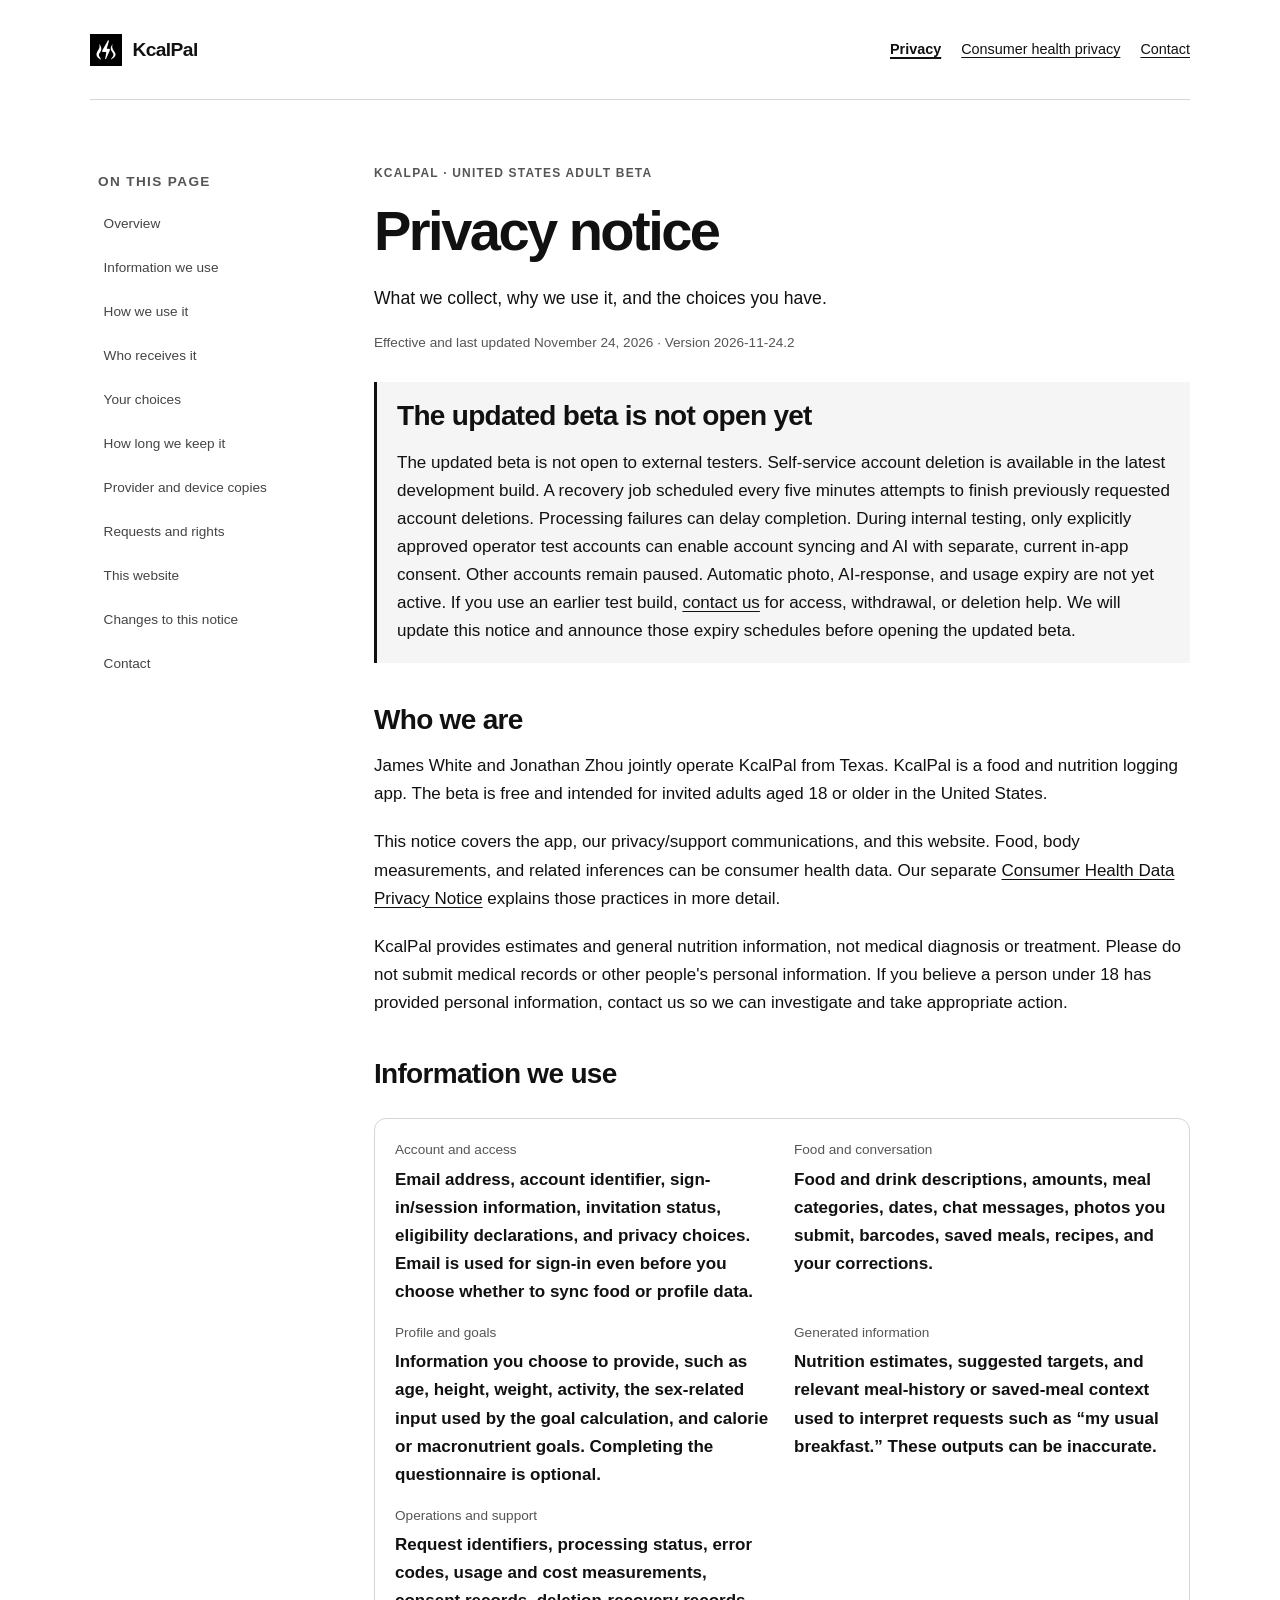
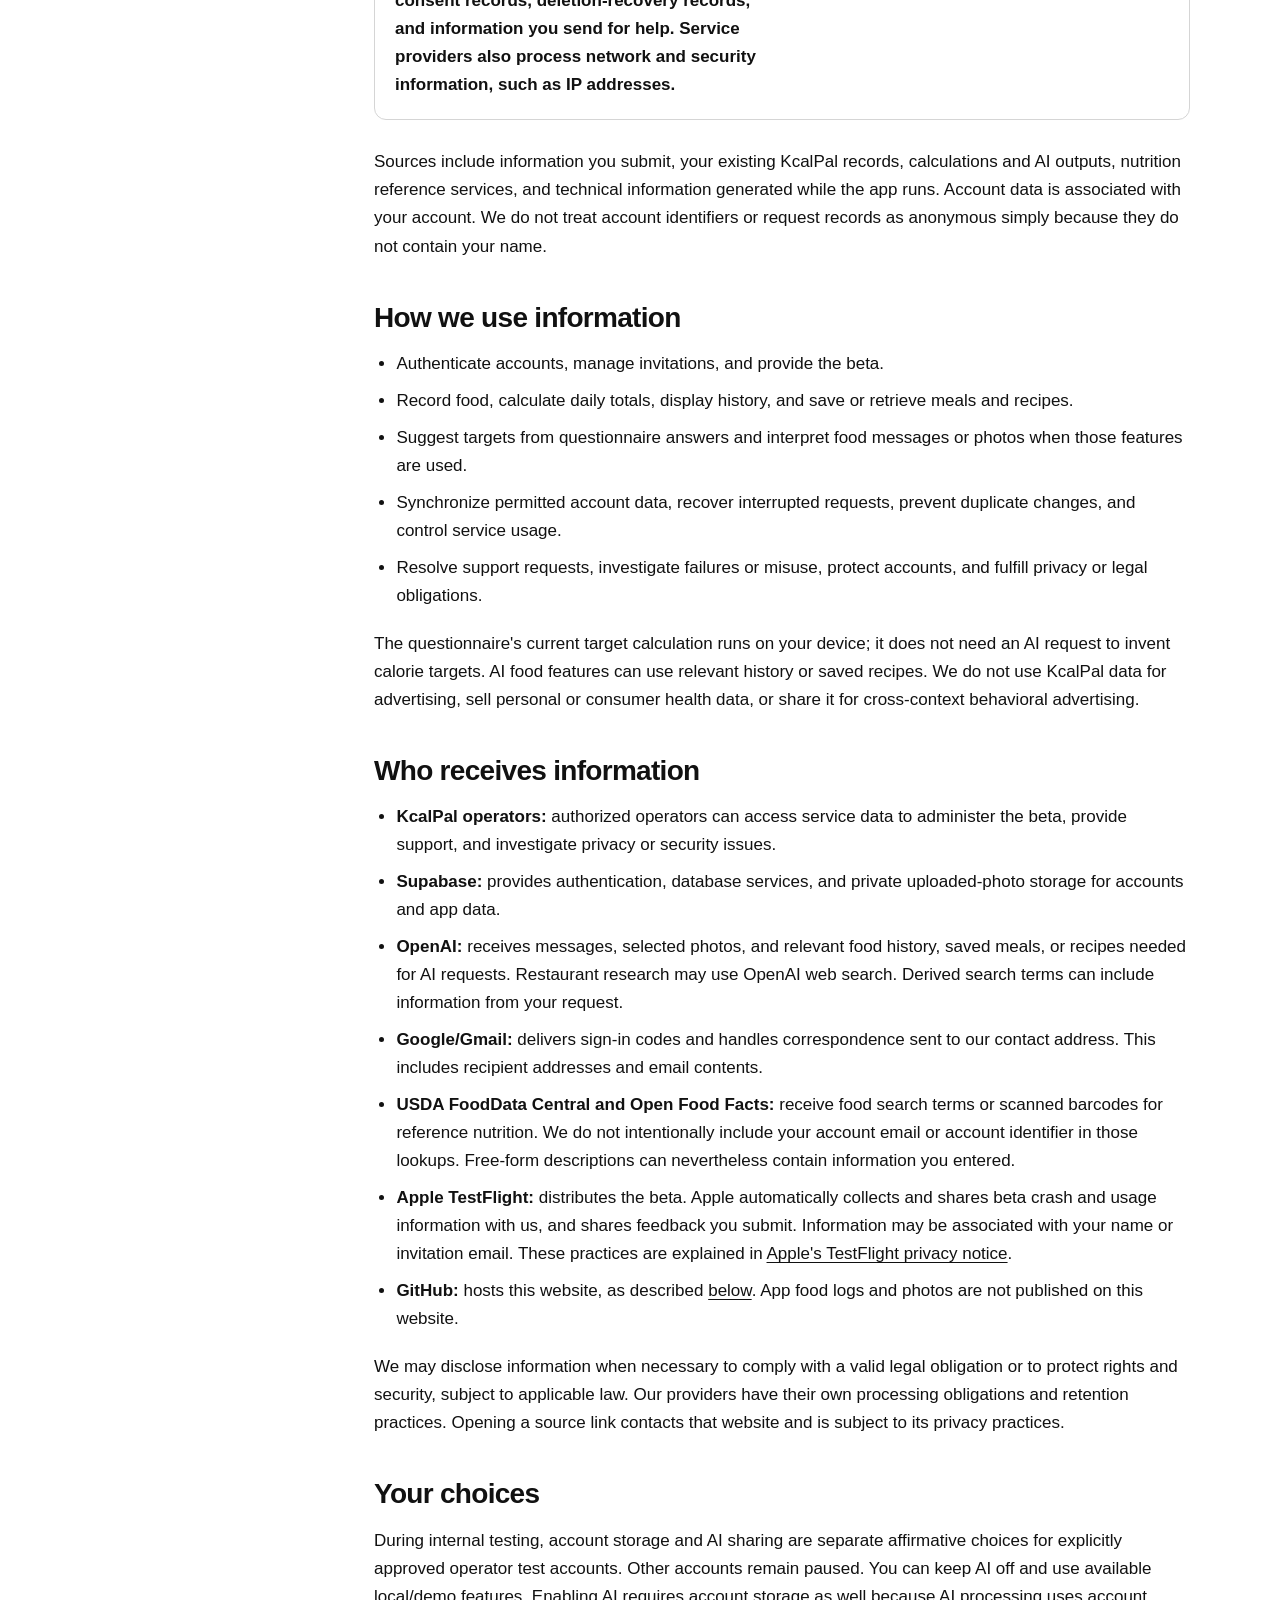
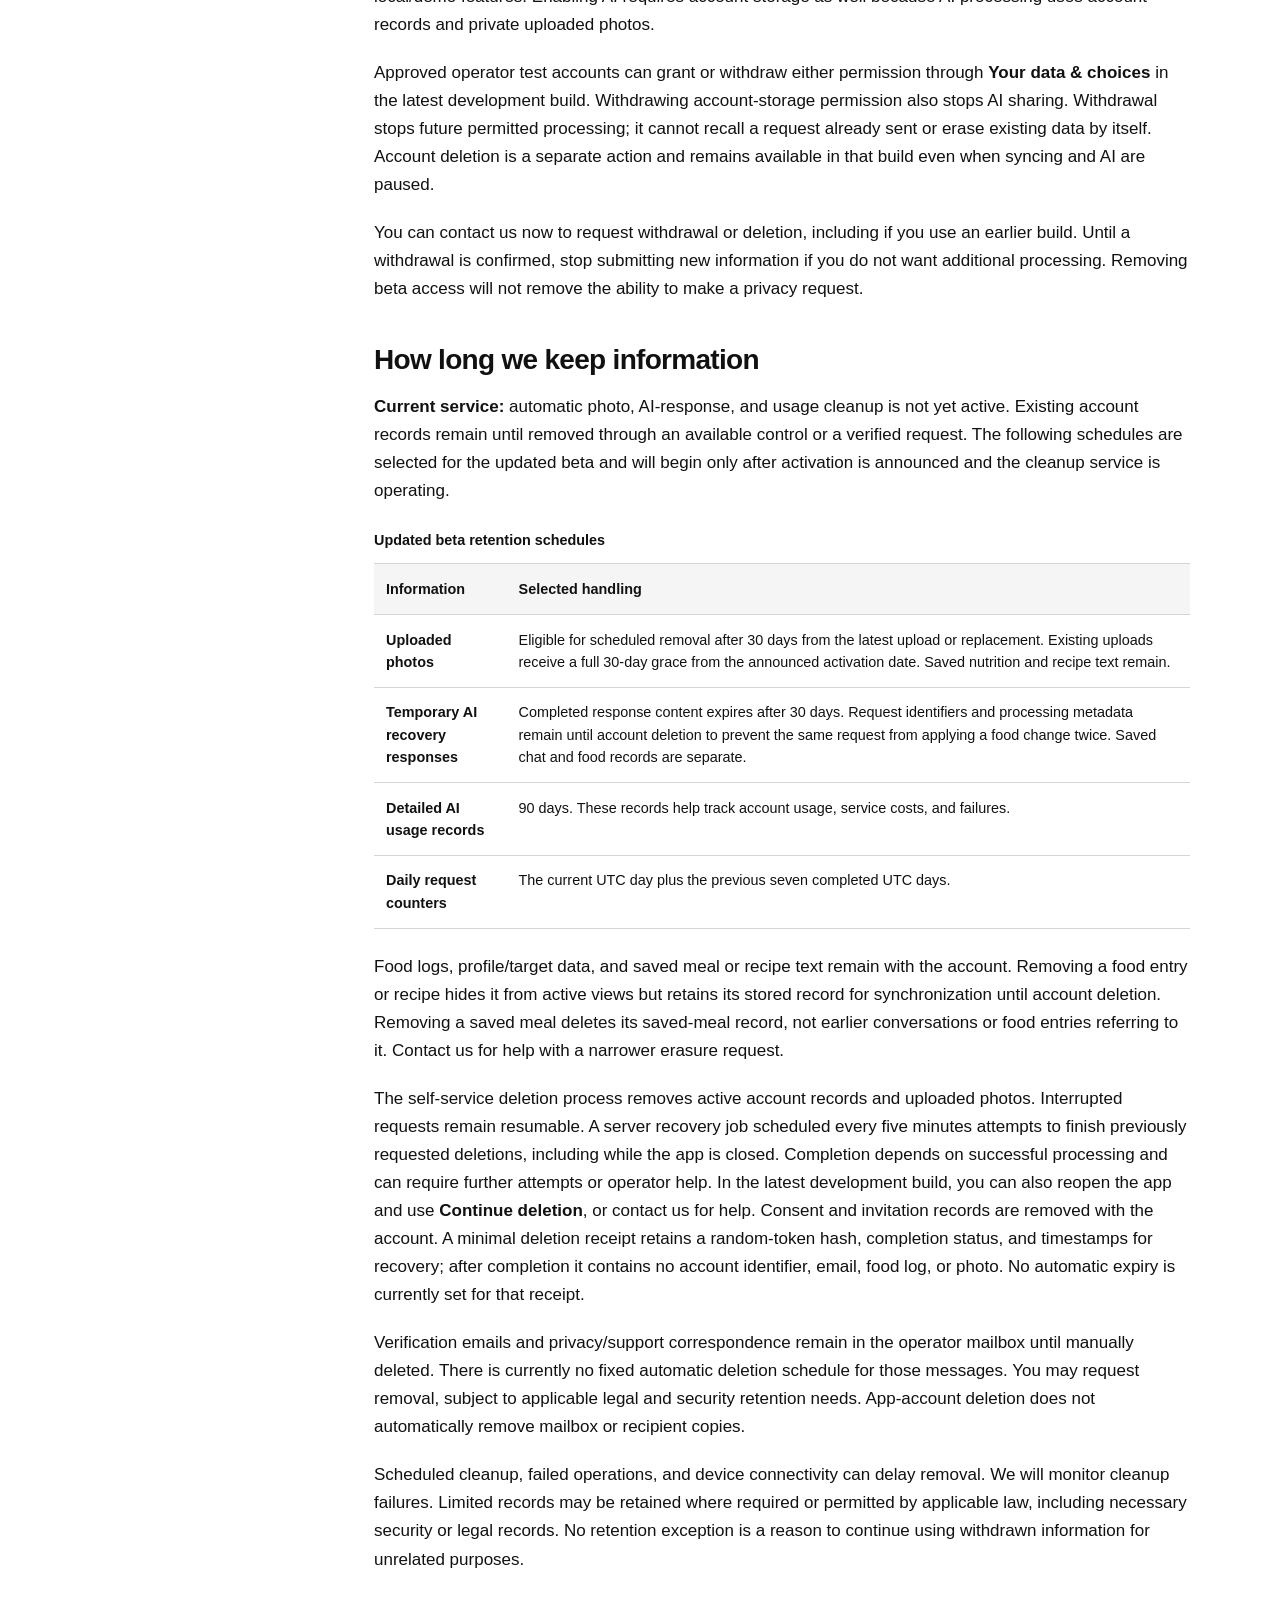
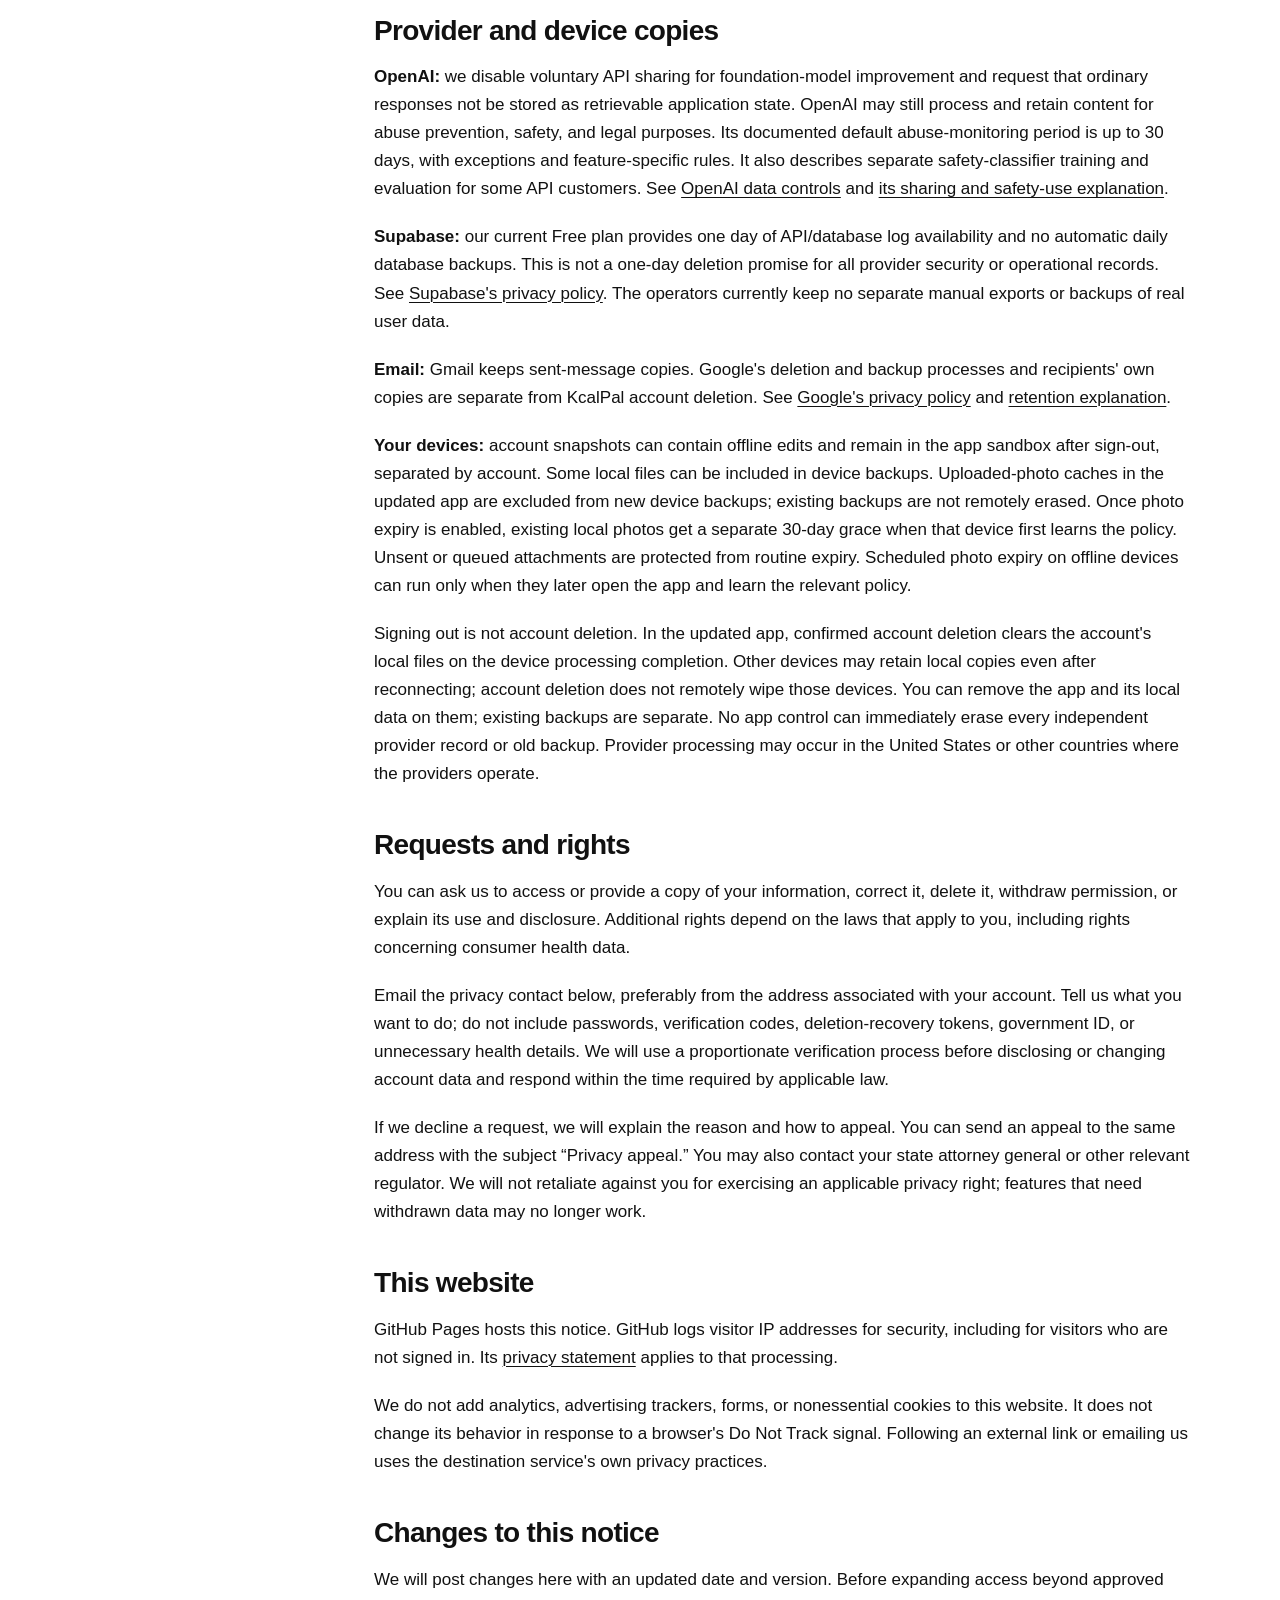
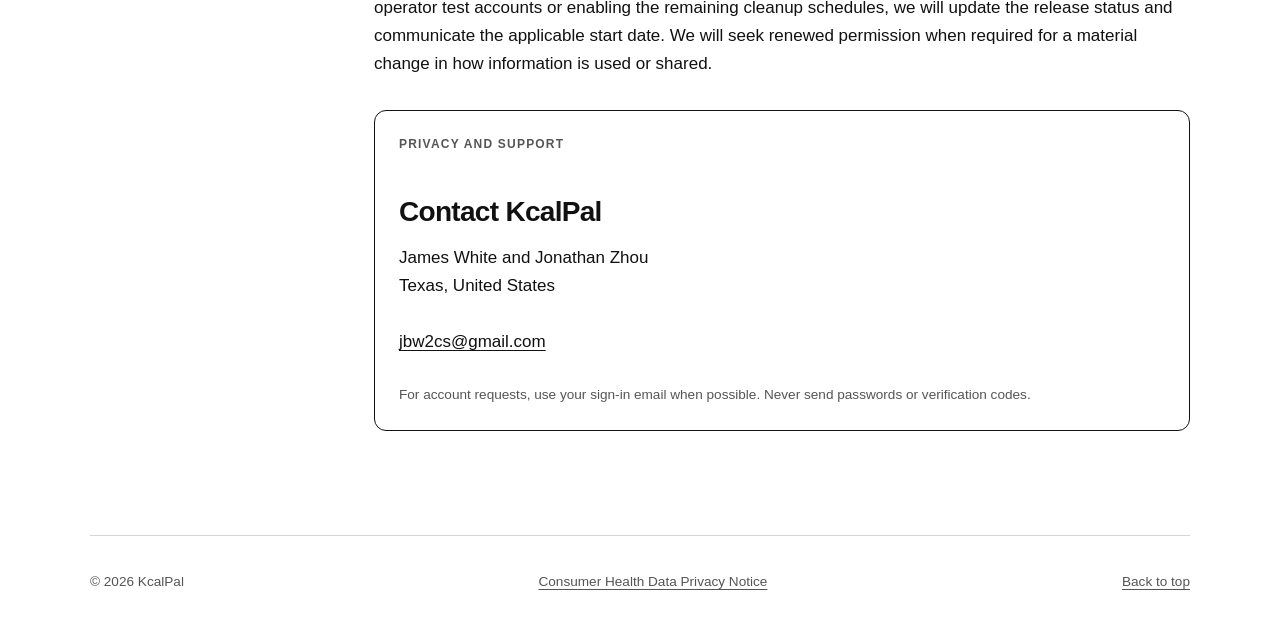
<file: index.html>
<!doctype html>
<html lang="en">
<head>
  <meta charset="utf-8">
  <meta name="viewport" content="width=device-width, initial-scale=1">
  <meta name="description" content="How KcalPal handles food logs, photos, personal goals, AI processing, and privacy requests.">
  <meta name="referrer" content="no-referrer">
  <meta http-equiv="Content-Security-Policy" content="default-src 'none'; style-src 'self'; img-src 'self'; base-uri 'none'; form-action 'none'">
  <title>Privacy notice · KcalPal</title>
  <link rel="icon" href="icon.png" type="image/png">
  <link rel="stylesheet" href="styles.css">
</head>
<body>
  <a class="skip-link" href="#main">Skip to privacy notice</a>
  <header class="site-header">
    <a class="brand" href="./" aria-label="KcalPal privacy home"><img src="icon.png" alt="" width="36" height="36">KcalPal</a>
    <nav class="site-nav" aria-label="Site navigation">
      <a href="./" aria-current="page">Privacy</a>
      <a href="health-privacy.html">Consumer health privacy</a>
      <a href="#contact">Contact</a>
    </nav>
  </header>
  <div class="page-layout">
    <nav class="toc" aria-label="On this page">
      <p class="eyebrow">On this page</p>
      <a href="#overview">Overview</a>
      <a href="#information">Information we use</a>
      <a href="#purposes">How we use it</a>
      <a href="#sharing">Who receives it</a>
      <a href="#choices">Your choices</a>
      <a href="#retention">How long we keep it</a>
      <a href="#providers">Provider and device copies</a>
      <a href="#rights">Requests and rights</a>
      <a href="#website">This website</a>
      <a href="#changes">Changes to this notice</a>
      <a href="#contact">Contact</a>
    </nav>
    <main id="main" class="content">
      <p class="eyebrow">KcalPal · United States adult beta</p>
      <h1>Privacy notice</h1>
      <p class="lede">What we collect, why we use it, and the choices you have.</p>
      <p class="meta">Effective and last updated November 24, 2026 · Version 2026-11-24.2</p>
      <aside class="notice" aria-labelledby="release-status">
        <h2 id="release-status">The updated beta is not open yet</h2>
        <p>The updated beta is not open to external testers. Self-service account deletion is available in the latest development build. A recovery job scheduled every five minutes attempts to finish previously requested account deletions. Processing failures can delay completion. During internal testing, only explicitly approved operator test accounts can enable account syncing and AI with separate, current in-app consent. Other accounts remain paused. Automatic photo, AI-response, and usage expiry are not yet active. If you use an earlier test build, <a href="#contact">contact us</a> for access, withdrawal, or deletion help. We will update this notice and announce those expiry schedules before opening the updated beta.</p>
      </aside>

      <section id="overview">
        <h2>Who we are</h2>
        <p>James White and Jonathan Zhou jointly operate KcalPal from Texas. KcalPal is a food and nutrition logging app. The beta is free and intended for invited adults aged 18 or older in the United States.</p>
        <p>This notice covers the app, our privacy/support communications, and this website. Food, body measurements, and related inferences can be consumer health data. Our separate <a href="health-privacy.html">Consumer Health Data Privacy Notice</a> explains those practices in more detail.</p>
        <p>KcalPal provides estimates and general nutrition information, not medical diagnosis or treatment. Please do not submit medical records or other people's personal information. If you believe a person under 18 has provided personal information, contact us so we can investigate and take appropriate action.</p>
      </section>

      <section id="information">
        <h2>Information we use</h2>
        <dl class="facts">
          <div><dt>Account and access</dt><dd>Email address, account identifier, sign-in/session information, invitation status, eligibility declarations, and privacy choices. Email is used for sign-in even before you choose whether to sync food or profile data.</dd></div>
          <div><dt>Food and conversation</dt><dd>Food and drink descriptions, amounts, meal categories, dates, chat messages, photos you submit, barcodes, saved meals, recipes, and your corrections.</dd></div>
          <div><dt>Profile and goals</dt><dd>Information you choose to provide, such as age, height, weight, activity, the sex-related input used by the goal calculation, and calorie or macronutrient goals. Completing the questionnaire is optional.</dd></div>
          <div><dt>Generated information</dt><dd>Nutrition estimates, suggested targets, and relevant meal-history or saved-meal context used to interpret requests such as “my usual breakfast.” These outputs can be inaccurate.</dd></div>
          <div><dt>Operations and support</dt><dd>Request identifiers, processing status, error codes, usage and cost measurements, consent records, deletion-recovery records, and information you send for help. Service providers also process network and security information, such as IP addresses.</dd></div>
        </dl>
        <p>Sources include information you submit, your existing KcalPal records, calculations and AI outputs, nutrition reference services, and technical information generated while the app runs. Account data is associated with your account. We do not treat account identifiers or request records as anonymous simply because they do not contain your name.</p>
      </section>

      <section id="purposes">
        <h2>How we use information</h2>
        <ul>
          <li>Authenticate accounts, manage invitations, and provide the beta.</li>
          <li>Record food, calculate daily totals, display history, and save or retrieve meals and recipes.</li>
          <li>Suggest targets from questionnaire answers and interpret food messages or photos when those features are used.</li>
          <li>Synchronize permitted account data, recover interrupted requests, prevent duplicate changes, and control service usage.</li>
          <li>Resolve support requests, investigate failures or misuse, protect accounts, and fulfill privacy or legal obligations.</li>
        </ul>
        <p>The questionnaire's current target calculation runs on your device; it does not need an AI request to invent calorie targets. AI food features can use relevant history or saved recipes. We do not use KcalPal data for advertising, sell personal or consumer health data, or share it for cross-context behavioral advertising.</p>
      </section>

      <section id="sharing">
        <h2>Who receives information</h2>
        <ul>
          <li><strong>KcalPal operators:</strong> authorized operators can access service data to administer the beta, provide support, and investigate privacy or security issues.</li>
          <li><strong>Supabase:</strong> provides authentication, database services, and private uploaded-photo storage for accounts and app data.</li>
          <li><strong>OpenAI:</strong> receives messages, selected photos, and relevant food history, saved meals, or recipes needed for AI requests. Restaurant research may use OpenAI web search. Derived search terms can include information from your request.</li>
          <li><strong>Google/Gmail:</strong> delivers sign-in codes and handles correspondence sent to our contact address. This includes recipient addresses and email contents.</li>
          <li><strong>USDA FoodData Central and Open Food Facts:</strong> receive food search terms or scanned barcodes for reference nutrition. We do not intentionally include your account email or account identifier in those lookups. Free-form descriptions can nevertheless contain information you entered.</li>
          <li><strong>Apple TestFlight:</strong> distributes the beta. Apple automatically collects and shares beta crash and usage information with us, and shares feedback you submit. Information may be associated with your name or invitation email. These practices are explained in <a href="https://www.apple.com/legal/privacy/data/en/test-flight/" rel="noreferrer">Apple's TestFlight privacy notice</a>.</li>
          <li><strong>GitHub:</strong> hosts this website, as described <a href="#website">below</a>. App food logs and photos are not published on this website.</li>
        </ul>
        <p>We may disclose information when necessary to comply with a valid legal obligation or to protect rights and security, subject to applicable law. Our providers have their own processing obligations and retention practices. Opening a source link contacts that website and is subject to its privacy practices.</p>
      </section>

      <section id="choices">
        <h2>Your choices</h2>
        <p>During internal testing, account storage and AI sharing are separate affirmative choices for explicitly approved operator test accounts. Other accounts remain paused. You can keep AI off and use available local/demo features. Enabling AI requires account storage as well because AI processing uses account records and private uploaded photos.</p>
        <p>Approved operator test accounts can grant or withdraw either permission through <strong>Your data &amp; choices</strong> in the latest development build. Withdrawing account-storage permission also stops AI sharing. Withdrawal stops future permitted processing; it cannot recall a request already sent or erase existing data by itself. Account deletion is a separate action and remains available in that build even when syncing and AI are paused.</p>
        <p>You can contact us now to request withdrawal or deletion, including if you use an earlier build. Until a withdrawal is confirmed, stop submitting new information if you do not want additional processing. Removing beta access will not remove the ability to make a privacy request.</p>
      </section>

      <section id="retention">
        <h2>How long we keep information</h2>
        <p><strong>Current service:</strong> automatic photo, AI-response, and usage cleanup is not yet active. Existing account records remain until removed through an available control or a verified request. The following schedules are selected for the updated beta and will begin only after activation is announced and the cleanup service is operating.</p>
        <table class="retention-table">
          <caption>Updated beta retention schedules</caption>
          <thead><tr><th scope="col">Information</th><th scope="col">Selected handling</th></tr></thead>
          <tbody>
            <tr><th scope="row">Uploaded photos</th><td>Eligible for scheduled removal after 30 days from the latest upload or replacement. Existing uploads receive a full 30-day grace from the announced activation date. Saved nutrition and recipe text remain.</td></tr>
            <tr><th scope="row">Temporary AI recovery responses</th><td>Completed response content expires after 30 days. Request identifiers and processing metadata remain until account deletion to prevent the same request from applying a food change twice. Saved chat and food records are separate.</td></tr>
            <tr><th scope="row">Detailed AI usage records</th><td>90 days. These records help track account usage, service costs, and failures.</td></tr>
            <tr><th scope="row">Daily request counters</th><td>The current UTC day plus the previous seven completed UTC days.</td></tr>
          </tbody>
        </table>
        <p>Food logs, profile/target data, and saved meal or recipe text remain with the account. Removing a food entry or recipe hides it from active views but retains its stored record for synchronization until account deletion. Removing a saved meal deletes its saved-meal record, not earlier conversations or food entries referring to it. Contact us for help with a narrower erasure request.</p>
        <p>The self-service deletion process removes active account records and uploaded photos. Interrupted requests remain resumable. A server recovery job scheduled every five minutes attempts to finish previously requested deletions, including while the app is closed. Completion depends on successful processing and can require further attempts or operator help. In the latest development build, you can also reopen the app and use <strong>Continue deletion</strong>, or contact us for help. Consent and invitation records are removed with the account. A minimal deletion receipt retains a random-token hash, completion status, and timestamps for recovery; after completion it contains no account identifier, email, food log, or photo. No automatic expiry is currently set for that receipt.</p>
        <p>Verification emails and privacy/support correspondence remain in the operator mailbox until manually deleted. There is currently no fixed automatic deletion schedule for those messages. You may request removal, subject to applicable legal and security retention needs. App-account deletion does not automatically remove mailbox or recipient copies.</p>
        <p>Scheduled cleanup, failed operations, and device connectivity can delay removal. We will monitor cleanup failures. Limited records may be retained where required or permitted by applicable law, including necessary security or legal records. No retention exception is a reason to continue using withdrawn information for unrelated purposes.</p>
      </section>

      <section id="providers">
        <h2>Provider and device copies</h2>
        <p><strong>OpenAI:</strong> we disable voluntary API sharing for foundation-model improvement and request that ordinary responses not be stored as retrievable application state. OpenAI may still process and retain content for abuse prevention, safety, and legal purposes. Its documented default abuse-monitoring period is up to 30 days, with exceptions and feature-specific rules. It also describes separate safety-classifier training and evaluation for some API customers. See <a href="https://developers.openai.com/api/docs/guides/your-data" rel="noreferrer">OpenAI data controls</a> and <a href="https://help.openai.com/en/articles/10306912-sharing-feedback-evaluation-and-fine-tuning-data-and-api-inputs-and-outputs-with-openai" rel="noreferrer">its sharing and safety-use explanation</a>.</p>
        <p><strong>Supabase:</strong> our current Free plan provides one day of API/database log availability and no automatic daily database backups. This is not a one-day deletion promise for all provider security or operational records. See <a href="https://supabase.com/privacy" rel="noreferrer">Supabase's privacy policy</a>. The operators currently keep no separate manual exports or backups of real user data.</p>
        <p><strong>Email:</strong> Gmail keeps sent-message copies. Google's deletion and backup processes and recipients' own copies are separate from KcalPal account deletion. See <a href="https://policies.google.com/privacy" rel="noreferrer">Google's privacy policy</a> and <a href="https://policies.google.com/technologies/retention" rel="noreferrer">retention explanation</a>.</p>
        <p><strong>Your devices:</strong> account snapshots can contain offline edits and remain in the app sandbox after sign-out, separated by account. Some local files can be included in device backups. Uploaded-photo caches in the updated app are excluded from new device backups; existing backups are not remotely erased. Once photo expiry is enabled, existing local photos get a separate 30-day grace when that device first learns the policy. Unsent or queued attachments are protected from routine expiry. Scheduled photo expiry on offline devices can run only when they later open the app and learn the relevant policy.</p>
        <p>Signing out is not account deletion. In the updated app, confirmed account deletion clears the account's local files on the device processing completion. Other devices may retain local copies even after reconnecting; account deletion does not remotely wipe those devices. You can remove the app and its local data on them; existing backups are separate. No app control can immediately erase every independent provider record or old backup. Provider processing may occur in the United States or other countries where the providers operate.</p>
      </section>

      <section id="rights">
        <h2>Requests and rights</h2>
        <p>You can ask us to access or provide a copy of your information, correct it, delete it, withdraw permission, or explain its use and disclosure. Additional rights depend on the laws that apply to you, including rights concerning consumer health data.</p>
        <p>Email the privacy contact below, preferably from the address associated with your account. Tell us what you want to do; do not include passwords, verification codes, deletion-recovery tokens, government ID, or unnecessary health details. We will use a proportionate verification process before disclosing or changing account data and respond within the time required by applicable law.</p>
        <p>If we decline a request, we will explain the reason and how to appeal. You can send an appeal to the same address with the subject “Privacy appeal.” You may also contact your state attorney general or other relevant regulator. We will not retaliate against you for exercising an applicable privacy right; features that need withdrawn data may no longer work.</p>
      </section>

      <section id="website">
        <h2>This website</h2>
        <p>GitHub Pages hosts this notice. GitHub logs visitor IP addresses for security, including for visitors who are not signed in. Its <a href="https://docs.github.com/en/site-policy/privacy-policies/github-general-privacy-statement" rel="noreferrer">privacy statement</a> applies to that processing.</p>
        <p>We do not add analytics, advertising trackers, forms, or nonessential cookies to this website. It does not change its behavior in response to a browser's Do Not Track signal. Following an external link or emailing us uses the destination service's own privacy practices.</p>
      </section>

      <section id="changes">
        <h2>Changes to this notice</h2>
        <p>We will post changes here with an updated date and version. Before expanding access beyond approved operator test accounts or enabling the remaining cleanup schedules, we will update the release status and communicate the applicable start date. We will seek renewed permission when required for a material change in how information is used or shared.</p>
      </section>

      <section id="contact" class="contact-card">
        <p class="eyebrow">Privacy and support</p>
        <h2>Contact KcalPal</h2>
        <p>James White and Jonathan Zhou<br>Texas, United States</p>
        <p><a href="mailto:jbw2cs@gmail.com?subject=KcalPal%20privacy%20request">jbw2cs@gmail.com</a></p>
        <p class="small">For account requests, use your sign-in email when possible. Never send passwords or verification codes.</p>
      </section>
    </main>
  </div>
  <footer class="site-footer"><span>© 2026 KcalPal</span><a href="health-privacy.html">Consumer Health Data Privacy Notice</a><a href="#main">Back to top</a></footer>
</body>
</html>
</file>
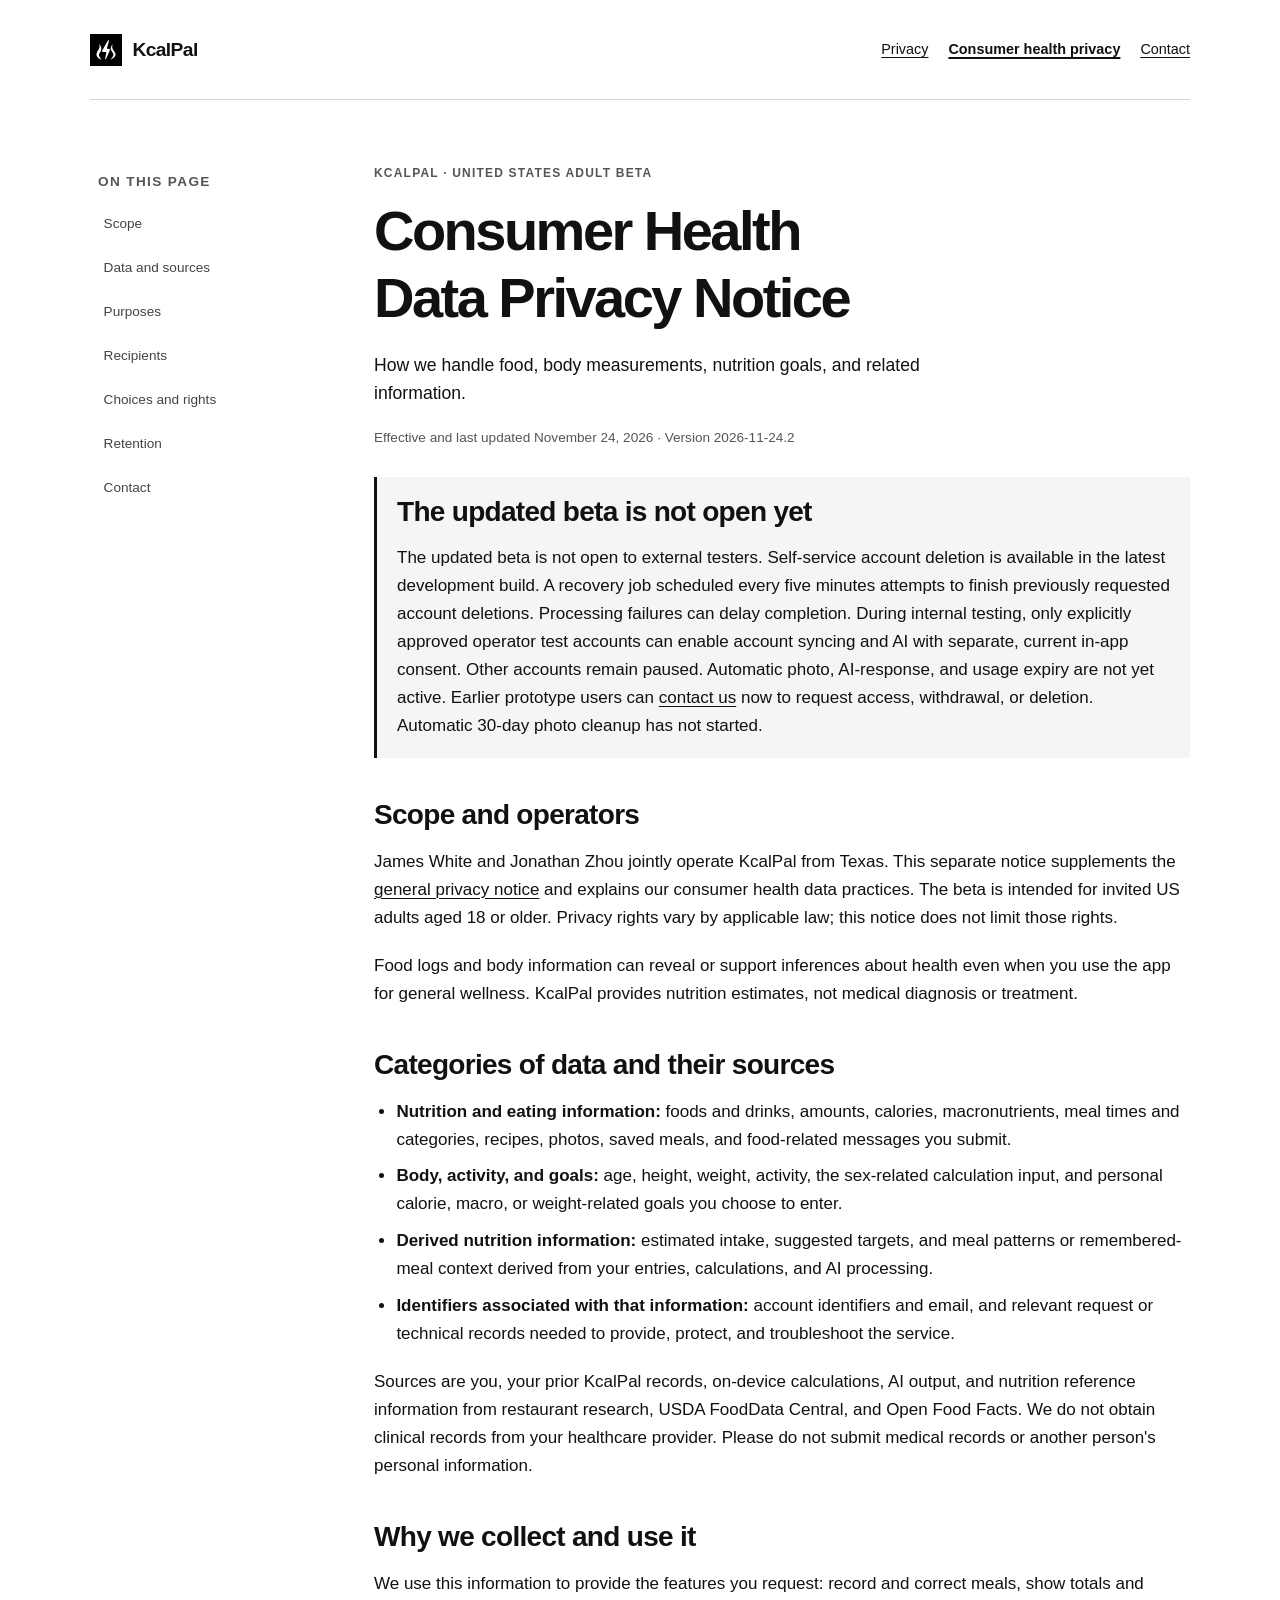
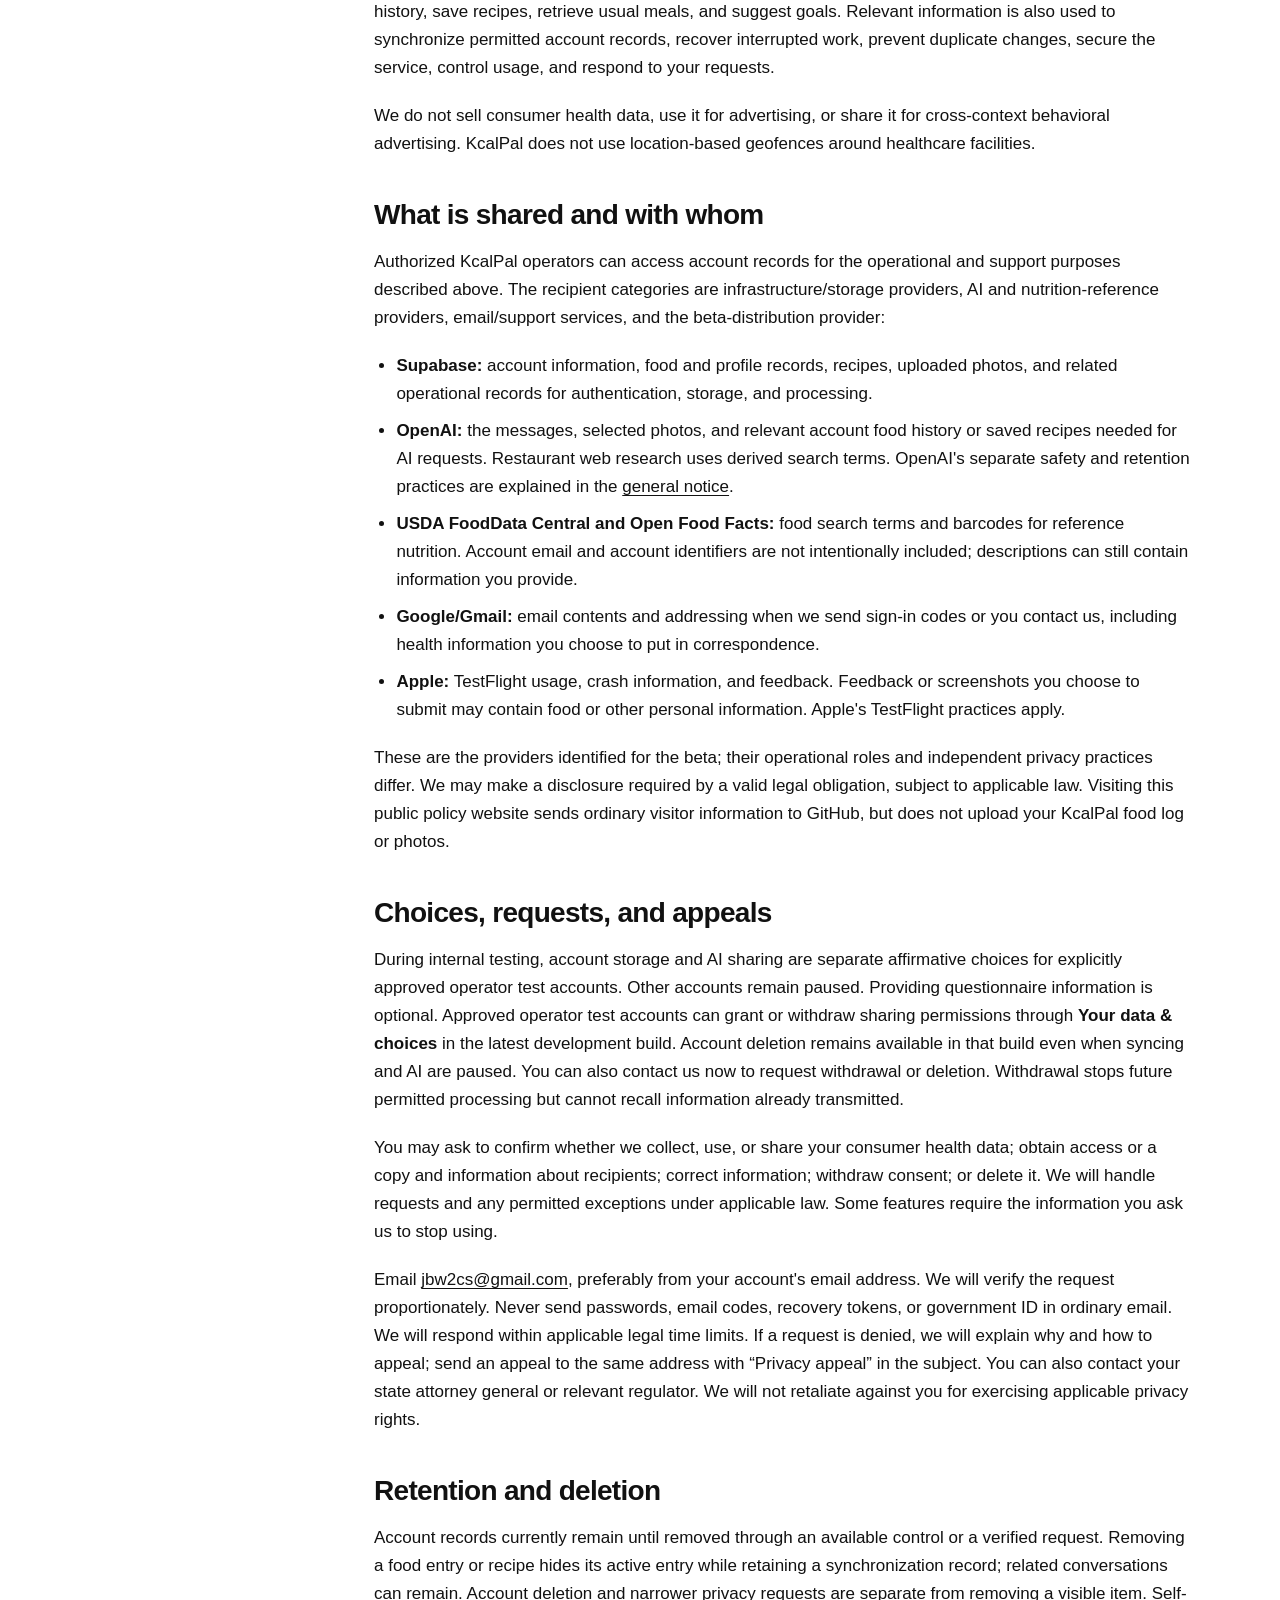
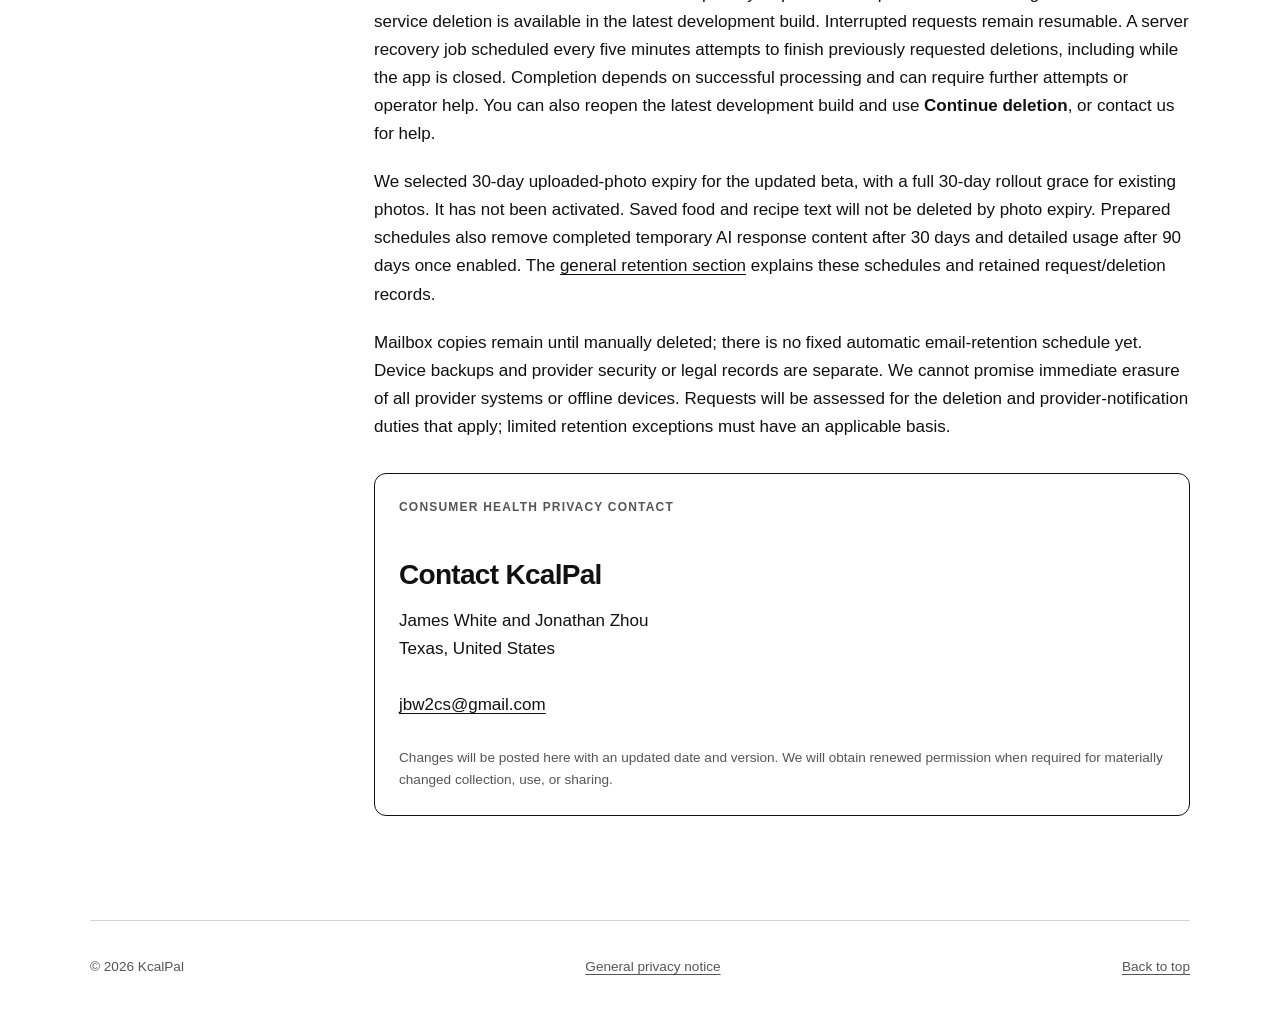
<file: health-privacy.html>
<!doctype html>
<html lang="en">
<head>
  <meta charset="utf-8">
  <meta name="viewport" content="width=device-width, initial-scale=1">
  <meta name="description" content="KcalPal's consumer health data practices, recipients, choices, and request process.">
  <meta name="referrer" content="no-referrer">
  <meta http-equiv="Content-Security-Policy" content="default-src 'none'; style-src 'self'; img-src 'self'; base-uri 'none'; form-action 'none'">
  <title>Consumer Health Data Privacy Notice · KcalPal</title>
  <link rel="icon" href="icon.png" type="image/png">
  <link rel="stylesheet" href="styles.css">
</head>
<body>
  <a class="skip-link" href="#main">Skip to consumer health privacy notice</a>
  <header class="site-header">
    <a class="brand" href="./" aria-label="KcalPal privacy home"><img src="icon.png" alt="" width="36" height="36">KcalPal</a>
    <nav class="site-nav" aria-label="Site navigation"><a href="./">Privacy</a><a href="health-privacy.html" aria-current="page">Consumer health privacy</a><a href="#contact">Contact</a></nav>
  </header>
  <div class="page-layout">
    <nav class="toc" aria-label="On this page">
      <p class="eyebrow">On this page</p>
      <a href="#scope">Scope</a><a href="#categories">Data and sources</a><a href="#use">Purposes</a><a href="#recipients">Recipients</a><a href="#choices">Choices and rights</a><a href="#retention">Retention</a><a href="#contact">Contact</a>
    </nav>
    <main id="main" class="content">
      <p class="eyebrow">KcalPal · United States adult beta</p>
      <h1>Consumer Health Data Privacy Notice</h1>
      <p class="lede">How we handle food, body measurements, nutrition goals, and related information.</p>
      <p class="meta">Effective and last updated November 24, 2026 · Version 2026-11-24.2</p>
      <aside class="notice" aria-labelledby="release-status"><h2 id="release-status">The updated beta is not open yet</h2><p>The updated beta is not open to external testers. Self-service account deletion is available in the latest development build. A recovery job scheduled every five minutes attempts to finish previously requested account deletions. Processing failures can delay completion. During internal testing, only explicitly approved operator test accounts can enable account syncing and AI with separate, current in-app consent. Other accounts remain paused. Automatic photo, AI-response, and usage expiry are not yet active. Earlier prototype users can <a href="#contact">contact us</a> now to request access, withdrawal, or deletion. Automatic 30-day photo cleanup has not started.</p></aside>
      <section id="scope">
        <h2>Scope and operators</h2>
        <p>James White and Jonathan Zhou jointly operate KcalPal from Texas. This separate notice supplements the <a href="./">general privacy notice</a> and explains our consumer health data practices. The beta is intended for invited US adults aged 18 or older. Privacy rights vary by applicable law; this notice does not limit those rights.</p>
        <p>Food logs and body information can reveal or support inferences about health even when you use the app for general wellness. KcalPal provides nutrition estimates, not medical diagnosis or treatment.</p>
      </section>
      <section id="categories">
        <h2>Categories of data and their sources</h2>
        <ul>
          <li><strong>Nutrition and eating information:</strong> foods and drinks, amounts, calories, macronutrients, meal times and categories, recipes, photos, saved meals, and food-related messages you submit.</li>
          <li><strong>Body, activity, and goals:</strong> age, height, weight, activity, the sex-related calculation input, and personal calorie, macro, or weight-related goals you choose to enter.</li>
          <li><strong>Derived nutrition information:</strong> estimated intake, suggested targets, and meal patterns or remembered-meal context derived from your entries, calculations, and AI processing.</li>
          <li><strong>Identifiers associated with that information:</strong> account identifiers and email, and relevant request or technical records needed to provide, protect, and troubleshoot the service.</li>
        </ul>
        <p>Sources are you, your prior KcalPal records, on-device calculations, AI output, and nutrition reference information from restaurant research, USDA FoodData Central, and Open Food Facts. We do not obtain clinical records from your healthcare provider. Please do not submit medical records or another person's personal information.</p>
      </section>
      <section id="use">
        <h2>Why we collect and use it</h2>
        <p>We use this information to provide the features you request: record and correct meals, show totals and history, save recipes, retrieve usual meals, and suggest goals. Relevant information is also used to synchronize permitted account records, recover interrupted work, prevent duplicate changes, secure the service, control usage, and respond to your requests.</p>
        <p>We do not sell consumer health data, use it for advertising, or share it for cross-context behavioral advertising. KcalPal does not use location-based geofences around healthcare facilities.</p>
      </section>
      <section id="recipients">
        <h2>What is shared and with whom</h2>
        <p>Authorized KcalPal operators can access account records for the operational and support purposes described above. The recipient categories are infrastructure/storage providers, AI and nutrition-reference providers, email/support services, and the beta-distribution provider:</p>
        <ul>
          <li><strong>Supabase:</strong> account information, food and profile records, recipes, uploaded photos, and related operational records for authentication, storage, and processing.</li>
          <li><strong>OpenAI:</strong> the messages, selected photos, and relevant account food history or saved recipes needed for AI requests. Restaurant web research uses derived search terms. OpenAI's separate safety and retention practices are explained in the <a href="./#providers">general notice</a>.</li>
          <li><strong>USDA FoodData Central and Open Food Facts:</strong> food search terms and barcodes for reference nutrition. Account email and account identifiers are not intentionally included; descriptions can still contain information you provide.</li>
          <li><strong>Google/Gmail:</strong> email contents and addressing when we send sign-in codes or you contact us, including health information you choose to put in correspondence.</li>
          <li><strong>Apple:</strong> TestFlight usage, crash information, and feedback. Feedback or screenshots you choose to submit may contain food or other personal information. Apple's TestFlight practices apply.</li>
        </ul>
        <p>These are the providers identified for the beta; their operational roles and independent privacy practices differ. We may make a disclosure required by a valid legal obligation, subject to applicable law. Visiting this public policy website sends ordinary visitor information to GitHub, but does not upload your KcalPal food log or photos.</p>
      </section>
      <section id="choices">
        <h2>Choices, requests, and appeals</h2>
        <p>During internal testing, account storage and AI sharing are separate affirmative choices for explicitly approved operator test accounts. Other accounts remain paused. Providing questionnaire information is optional. Approved operator test accounts can grant or withdraw sharing permissions through <strong>Your data &amp; choices</strong> in the latest development build. Account deletion remains available in that build even when syncing and AI are paused. You can also contact us now to request withdrawal or deletion. Withdrawal stops future permitted processing but cannot recall information already transmitted.</p>
        <p>You may ask to confirm whether we collect, use, or share your consumer health data; obtain access or a copy and information about recipients; correct information; withdraw consent; or delete it. We will handle requests and any permitted exceptions under applicable law. Some features require the information you ask us to stop using.</p>
        <p>Email <a href="mailto:jbw2cs@gmail.com?subject=KcalPal%20health%20privacy%20request">jbw2cs@gmail.com</a>, preferably from your account's email address. We will verify the request proportionately. Never send passwords, email codes, recovery tokens, or government ID in ordinary email. We will respond within applicable legal time limits. If a request is denied, we will explain why and how to appeal; send an appeal to the same address with “Privacy appeal” in the subject. You can also contact your state attorney general or relevant regulator. We will not retaliate against you for exercising applicable privacy rights.</p>
      </section>
      <section id="retention">
        <h2>Retention and deletion</h2>
        <p>Account records currently remain until removed through an available control or a verified request. Removing a food entry or recipe hides its active entry while retaining a synchronization record; related conversations can remain. Account deletion and narrower privacy requests are separate from removing a visible item. Self-service deletion is available in the latest development build. Interrupted requests remain resumable. A server recovery job scheduled every five minutes attempts to finish previously requested deletions, including while the app is closed. Completion depends on successful processing and can require further attempts or operator help. You can also reopen the latest development build and use <strong>Continue deletion</strong>, or contact us for help.</p>
        <p>We selected 30-day uploaded-photo expiry for the updated beta, with a full 30-day rollout grace for existing photos. It has not been activated. Saved food and recipe text will not be deleted by photo expiry. Prepared schedules also remove completed temporary AI response content after 30 days and detailed usage after 90 days once enabled. The <a href="./#retention">general retention section</a> explains these schedules and retained request/deletion records.</p>
        <p>Mailbox copies remain until manually deleted; there is no fixed automatic email-retention schedule yet. Device backups and provider security or legal records are separate. We cannot promise immediate erasure of all provider systems or offline devices. Requests will be assessed for the deletion and provider-notification duties that apply; limited retention exceptions must have an applicable basis.</p>
      </section>
      <section id="contact" class="contact-card">
        <p class="eyebrow">Consumer health privacy contact</p><h2>Contact KcalPal</h2>
        <p>James White and Jonathan Zhou<br>Texas, United States</p>
        <p><a href="mailto:jbw2cs@gmail.com?subject=KcalPal%20health%20privacy%20request">jbw2cs@gmail.com</a></p>
        <p class="small">Changes will be posted here with an updated date and version. We will obtain renewed permission when required for materially changed collection, use, or sharing.</p>
      </section>
    </main>
  </div>
  <footer class="site-footer"><span>© 2026 KcalPal</span><a href="./">General privacy notice</a><a href="#main">Back to top</a></footer>
</body>
</html>
</file>
<file: styles.css>
:root {
  color-scheme: light;
  --ink: #111;
  --muted: #555;
  --paper: #fff;
  --wash: #f5f5f5;
  --line: #d5d5d5;
  --measure: 1100px;
}

*,
*::before,
*::after {
  box-sizing: border-box;
}

html {
  scroll-padding-top: 1.5rem;
  -webkit-text-size-adjust: 100%;
}

body {
  margin: 0;
  color: var(--ink);
  background: var(--paper);
  font-family: -apple-system, BlinkMacSystemFont, "Segoe UI", sans-serif;
  font-size: 17px;
  line-height: 1.65;
  overflow-wrap: break-word;
}

a {
  color: inherit;
  text-decoration-thickness: 1px;
  text-underline-offset: 0.2em;
}

a:hover {
  text-decoration-thickness: 2px;
}

:focus-visible {
  outline: 3px solid var(--ink);
  outline-offset: 4px;
  border-radius: 2px;
}

::selection {
  color: var(--paper);
  background: var(--ink);
}

img {
  max-width: 100%;
  height: auto;
}

.skip-link {
  position: absolute;
  top: 0.75rem;
  left: 1rem;
  z-index: 10;
  padding: 0.6rem 1rem;
  min-height: 44px;
  color: var(--paper);
  background: var(--ink);
  transform: translateY(-180%);
}

.skip-link:focus {
  transform: translateY(0);
  outline: 3px solid var(--ink);
  outline-offset: 3px;
}

.site-header,
.page-layout,
.site-footer {
  width: min(var(--measure), calc(100% - 3rem));
  margin-inline: auto;
}

.site-header {
  display: flex;
  align-items: center;
  justify-content: space-between;
  gap: 0.75rem 2rem;
  flex-wrap: wrap;
  min-height: 100px;
  padding-block: 1.25rem;
  border-bottom: 1px solid var(--line);
}

.brand {
  display: inline-flex;
  align-items: center;
  gap: 0.65rem;
  min-height: 44px;
  font-size: 1.2rem;
  font-weight: 750;
  letter-spacing: -0.03em;
  text-decoration: none;
}

.brand img {
  display: block;
  width: 32px;
  height: 32px;
  flex: 0 0 32px;
  object-fit: contain;
}

.site-nav {
  display: flex;
  align-items: center;
  flex-wrap: wrap;
  gap: 0.25rem 1.25rem;
  font-size: 0.9rem;
}

.site-nav a {
  display: inline-flex;
  align-items: center;
  min-height: 44px;
  padding-block: 0.5rem;
}

.site-nav a[aria-current="page"] {
  font-weight: 700;
  text-decoration-thickness: 2px;
}

.page-layout {
  display: grid;
  grid-template-columns: minmax(180px, 220px) minmax(0, 1fr);
  gap: clamp(2rem, 5vw, 4.5rem);
  padding-block: clamp(2rem, 5vw, 4rem) 4.5rem;
}

.toc {
  position: sticky;
  top: 1.5rem;
  align-self: start;
  max-height: calc(100vh - 3rem);
  overflow-y: auto;
  padding: 0.5rem;
  font-size: 0.85rem;
  line-height: 1.4;
}

.toc h2,
.toc h3,
.toc p {
  margin: 0 0 0.65rem;
  font-size: inherit;
  font-weight: 700;
}

.toc ul,
.toc ol {
  margin: 0;
  padding: 0;
  list-style: none;
}

.toc li {
  margin: 0;
}

.toc a {
  display: flex;
  align-items: center;
  min-height: 44px;
  padding: 0.5rem 0.35rem;
  color: #444;
  text-decoration: none;
}

.toc a:hover,
.toc a:focus-visible {
  color: var(--ink);
  text-decoration: underline;
}

.content {
  min-width: 0;
}

h1,
h2,
h3 {
  color: var(--ink);
  line-height: 1.2;
  text-wrap: balance;
  scroll-margin-top: 1.5rem;
}

h1 {
  margin: 0 0 1.25rem;
  font-size: clamp(2.2rem, 4.8vw, 3.5rem);
  font-weight: 750;
  letter-spacing: -0.045em;
}

h2 {
  margin: 2.5rem 0 1rem;
  font-size: clamp(1.4rem, 2.6vw, 1.75rem);
  letter-spacing: -0.025em;
}

h3 {
  margin: 1.75rem 0 0.75rem;
  font-size: 1.15rem;
  letter-spacing: -0.015em;
}

p,
ul,
ol,
dl {
  margin-top: 0;
  margin-bottom: 1.25rem;
}

ul,
ol {
  padding-left: 1.4rem;
}

li + li {
  margin-top: 0.55rem;
}

.eyebrow {
  margin-bottom: 0.8rem;
  color: var(--muted);
  font-size: 0.75rem;
  font-weight: 700;
  letter-spacing: 0.1em;
  text-transform: uppercase;
}

.lede {
  max-width: 65ch;
  font-size: 1.1rem;
  line-height: 1.6;
}

.meta,
.small {
  color: var(--muted);
  font-size: 0.85rem;
  line-height: 1.6;
}

.meta {
  margin-bottom: 1.75rem;
}

.notice {
  margin-block: 1.75rem;
  padding: 1.1rem 1.25rem;
  border-left: 3px solid var(--ink);
  background: var(--wash);
}

.notice > :first-child,
.contact-card > :first-child {
  margin-top: 0;
}

.notice > :last-child,
.contact-card > :last-child {
  margin-bottom: 0;
}

.facts {
  display: grid;
  grid-template-columns: repeat(2, minmax(0, 1fr));
  gap: 1rem 1.5rem;
  margin-block: 1.75rem;
  padding: 1.25rem;
  border: 1px solid var(--line);
  border-radius: 12px;
}

.facts dt {
  font-size: 0.85rem;
  color: var(--muted);
}

.facts dd {
  margin: 0.25rem 0 0;
  font-weight: 600;
}

.retention-table {
  width: 100%;
  margin-block: 1.5rem;
  border-collapse: collapse;
  font-size: 0.9rem;
  line-height: 1.55;
  text-align: left;
}

.retention-table caption {
  margin-bottom: 0.75rem;
  font-weight: 700;
  text-align: left;
}

.retention-table th,
.retention-table td {
  padding: 0.85rem 0.75rem;
  border-bottom: 1px solid var(--line);
  vertical-align: top;
  overflow-wrap: anywhere;
}

.retention-table thead th {
  border-top: 1px solid var(--line);
  color: var(--ink);
  background: var(--wash);
  font-weight: 700;
}

.contact-card {
  margin-block: 2rem;
  padding: 1.5rem;
  border: 1px solid var(--ink);
  border-radius: 12px;
}

.contact-card a {
  display: inline-flex;
  align-items: center;
  min-height: 44px;
  overflow-wrap: anywhere;
}

.pill {
  display: inline-block;
  padding: 0.2rem 0.65rem;
  border: 1px solid var(--ink);
  border-radius: 999px;
  color: var(--ink);
  font-size: 0.75rem;
  font-weight: 650;
  line-height: 1.5;
  vertical-align: middle;
}

a.pill {
  display: inline-flex;
  align-items: center;
  min-height: 44px;
}

.site-footer {
  display: flex;
  align-items: baseline;
  justify-content: space-between;
  flex-wrap: wrap;
  gap: 0.5rem 1.5rem;
  padding-block: 1.5rem 2.5rem;
  border-top: 1px solid var(--line);
  color: var(--muted);
  font-size: 0.85rem;
}

.site-footer p {
  margin: 0;
}

.site-footer a {
  display: inline-flex;
  align-items: center;
  min-height: 44px;
}

@media (max-width: 760px) {
  .site-header,
  .page-layout,
  .site-footer {
    width: calc(100% - 2rem);
  }

  .site-header {
    min-height: auto;
    padding-block: 1rem;
  }

  .site-nav {
    gap: 0.25rem 1rem;
  }

  .page-layout {
    grid-template-columns: minmax(0, 1fr);
    gap: 2rem;
    padding-block: 1.5rem 3rem;
  }

  .toc {
    position: static;
    max-height: none;
    overflow: visible;
    padding: 0 0 1rem;
    border-bottom: 1px solid var(--line);
  }

  .toc ul,
  .toc ol {
    display: flex;
    flex-wrap: wrap;
    gap: 0.1rem 1rem;
  }

  .toc a {
    padding-inline: 0;
    text-decoration: underline;
  }

  .facts {
    grid-template-columns: minmax(0, 1fr);
  }

  .retention-table {
    font-size: 0.85rem;
  }

  .retention-table th,
  .retention-table td {
    padding: 0.75rem 0.4rem;
  }
}

@media (prefers-reduced-motion: reduce) {
  html {
    scroll-behavior: auto;
  }
}

@media (forced-colors: active) {
  .notice,
  .facts,
  .contact-card,
  .pill {
    border: 1px solid CanvasText;
  }
}

@media print {
  @page {
    margin: 18mm;
  }

  body {
    font-size: 11pt;
    line-height: 1.45;
    color: #000;
    background: #fff;
  }

  .site-header,
  .page-layout,
  .site-footer {
    width: 100%;
    max-width: none;
    padding-block: 0.5rem;
  }

  .page-layout {
    display: block;
  }

  .site-nav,
  .toc,
  .skip-link {
    display: none;
  }

  h1 {
    font-size: 26pt;
  }

  h2 {
    font-size: 16pt;
  }

  h3 {
    font-size: 12pt;
  }

  h1,
  h2,
  h3 {
    break-after: avoid;
  }

  p,
  li {
    orphans: 3;
    widows: 3;
  }

  .notice,
  .facts,
  .contact-card,
  .retention-table tr {
    break-inside: avoid;
  }

  .notice,
  .retention-table thead th {
    background: none;
  }

  .retention-table thead {
    display: table-header-group;
  }

  .contact-card a,
  .site-footer a {
    min-height: 0;
  }

  .meta,
  .small,
  .site-footer,
  .facts dt {
    color: #333;
  }

  a {
    text-decoration: underline;
  }
}
</file>
